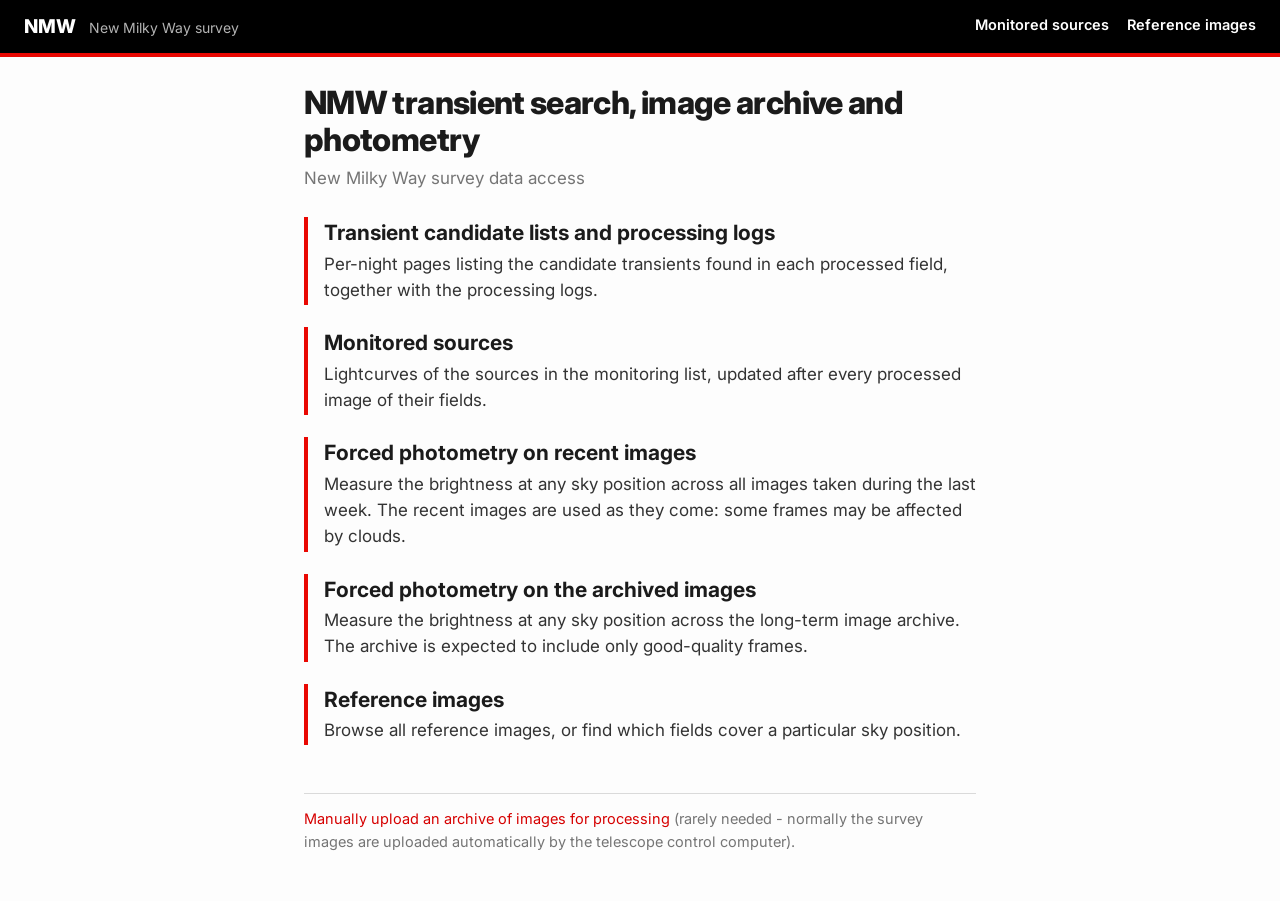
<file: move_to_htdocs/index.html>
<!DOCTYPE html>
<html>
<head>
<meta charset="utf-8">
<meta name="viewport" content="width=device-width, initial-scale=1">
<title>NMW transient search, image archive and photometry</title>
<link rel="stylesheet" type="text/css" href="unmw.css">
</head>
<body>

<header class="topbar">
<a class="brand" href="index.html"><span class="brand-name">NMW</span> <small>New Milky Way survey</small></a>
<nav><a href="uploads/monitoring/index.html">Monitored sources</a><a href="coord_search.html">Reference images</a></nav>
</header>

<main class="page">
<h1>NMW transient search, image archive and photometry</h1>
<p class="subtitle">New Milky Way survey data access</p>

<div class="entry">
<h2><a href="uploads/">Transient candidate lists and processing logs</a></h2>
<p>Per-night pages listing the candidate transients found in each
processed field, together with the processing logs.</p>
</div>

<div class="entry">
<h2><a href="uploads/monitoring/index.html">Monitored sources</a></h2>
<p>Lightcurves of the sources in the monitoring list, updated after every
processed image of their fields.</p>
</div>

<div class="entry">
<h2><a href="coord_forced_photometry.html">Forced photometry on recent
images</a></h2>
<p>Measure the brightness at any sky position across all images taken
during the last week. The recent images are used as they come: some
frames may be affected by clouds.</p>
</div>

<!-- ARCHIVE_PHOTOMETRY_SECTION_BEGIN
     generate_htdocs.sh removes everything between these two marker comments
     when IMAGE_ARCHIVE_DIR is not configured in local_config.sh -->
<div class="entry">
<h2><a href="archive_forced_photometry.html">Forced photometry on the
archived images</a></h2>
<p>Measure the brightness at any sky position across the long-term image
archive. The archive is expected to include only good-quality frames.</p>
</div>
<!-- ARCHIVE_PHOTOMETRY_SECTION_END -->

<div class="entry">
<h2><a href="coord_search.html">Reference images</a></h2>
<p>Browse all reference images, or find which fields cover a particular
sky position.</p>
</div>

<!-- MANUAL_UPLOAD_SECTION_BEGIN
     generate_htdocs.sh removes everything between these two marker comments
     unless SHOW_MANUAL_UPLOAD_LINK=yes is set in local_config.sh -->
<div class="footer">
<p><a href="upload.html">Manually upload an archive of images for
processing</a> (rarely needed - normally the survey images are uploaded
automatically by the telescope control computer).</p>
</div>
<!-- MANUAL_UPLOAD_SECTION_END -->
</main>

</body>
</html>
</file>
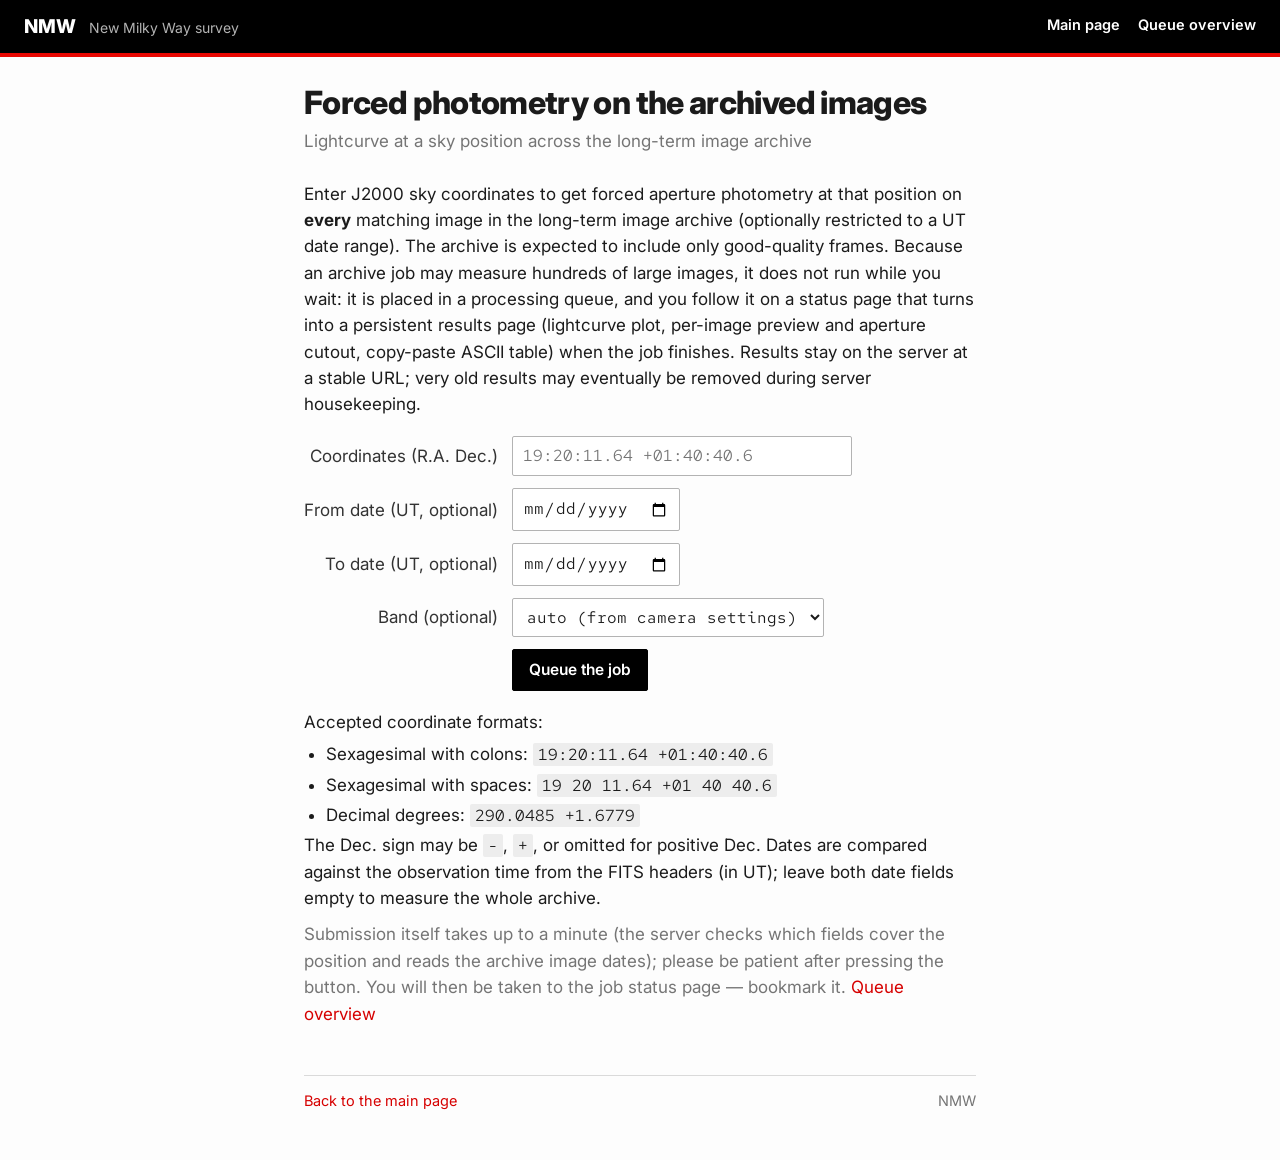
<file: move_to_htdocs/archive_forced_photometry.html>
<!DOCTYPE html>
<html>
<head>
<meta charset="utf-8">
<meta name="viewport" content="width=device-width, initial-scale=1">
<title>NMW forced photometry on the archived images</title>
<link rel="stylesheet" type="text/css" href="unmw.css">
</head>
<body>

<header class="topbar">
<a class="brand" href="index.html"><span class="brand-name">NMW</span> <small>New Milky Way survey</small></a>
<nav><a href="index.html">Main page</a><a href="../cgi-bin/unmw/archive_phot_status.py">Queue overview</a></nav>
</header>

<main class="page">
<h1>Forced photometry on the archived images</h1>
<p class="subtitle">Lightcurve at a sky position across the long-term image archive</p>

<form id="archive-phot-form" action="../cgi-bin/unmw/archive_forced_photometry.py" method="post">

<p>Enter J2000 sky coordinates to get forced aperture photometry at that
position on <b>every</b> matching image in the long-term image archive
(optionally restricted to a UT date range). The archive is expected to
include only good-quality frames. Because an archive job may
measure hundreds of large images, it does not run while you wait: it is
placed in a processing queue, and you follow it on a status page that
turns into a persistent results page (lightcurve plot, per-image preview
and aperture cutout, copy-paste ASCII table) when the job finishes.
Results stay on the server at a stable URL; very old results may
eventually be removed during server housekeeping.</p>

<div class="form-grid">
  <label for="coords">Coordinates (R.A. Dec.)</label>
  <div><input type="text" name="coords" id="coords" size="36" placeholder="19:20:11.64 +01:40:40.6"></div>
  <label for="date_from">From date (UT, optional)</label>
  <div><input type="date" name="date_from" id="date_from"></div>
  <label for="date_to">To date (UT, optional)</label>
  <div><input type="date" name="date_to" id="date_to"></div>
  <label for="band">Band (optional)</label>
  <div>
    <select name="band" id="band">
      <option value="" selected>auto (from camera settings)</option>
      <option value="B">B</option>
      <option value="V">V</option>
      <option value="R">R</option>
      <option value="Rc">Rc</option>
      <option value="I">I</option>
      <option value="Ic">Ic</option>
      <option value="r">r</option>
      <option value="i">i</option>
      <option value="g">g</option>
    </select>
  </div>
  <span></span>
  <div class="btn-row">
    <input type="submit" id="archive-phot-button" value="Queue the job">
    <span id="archive-phot-working" class="working">Submitting...</span>
  </div>
</div>

<div class="formats">
Accepted coordinate formats:
<ul>
<li>Sexagesimal with colons: <span class="code">19:20:11.64 +01:40:40.6</span></li>
<li>Sexagesimal with spaces: <span class="code">19 20 11.64 +01 40 40.6</span></li>
<li>Decimal degrees: <span class="code">290.0485 +1.6779</span></li>
</ul>
The Dec. sign may be <span class="code">-</span>, <span class="code">+</span>, or omitted for positive Dec.
Dates are compared against the observation time from the FITS headers (in UT);
leave both date fields empty to measure the whole archive.
</div>

<p class="secondary">
Submission itself takes up to a minute (the server checks which fields cover
the position and reads the archive image dates); please be patient after
pressing the button. You will then be taken to the job status page &mdash;
bookmark it. <a href="../cgi-bin/unmw/archive_phot_status.py">Queue overview</a>
</p>

</form>

<div class="footer">
<p><a href="index.html">Back to the main page</a></p>
<p><span class="brand-name">NMW</span></p>
</div>
</main>

<script type="text/javascript">
(function () {
  var form = document.getElementById('archive-phot-form');
  var button = document.getElementById('archive-phot-button');
  var working = document.getElementById('archive-phot-working');

  // Pre-fill form fields from URL query parameters. The "Re-run this
  // request" links on results pages point here with the original coords,
  // band, and date range in the query string, so the user lands on a
  // prefilled form and only has to press the button.
  var params = new URLSearchParams(window.location.search);
  ['coords', 'band', 'date_from', 'date_to'].forEach(function (name) {
    if (!params.has(name)) return;
    var el = form.elements[name];
    if (el) el.value = params.get(name);
  });

  function reset() {
    button.disabled = false;
    working.style.visibility = 'hidden';
  }

  form.addEventListener('submit', function () {
    // Disable the button on submit so impatient double-clicks do not
    // enqueue two identical jobs back to back (the server would dedup
    // them anyway, but no reason to make it).
    button.disabled = true;
    working.style.visibility = 'visible';
  });

  // pageshow fires on initial load AND on back/forward-cache restore, so the
  // button is re-enabled if the user returns via the back button.
  window.addEventListener('pageshow', reset);
})();
</script>

</body>
</html>
</file>
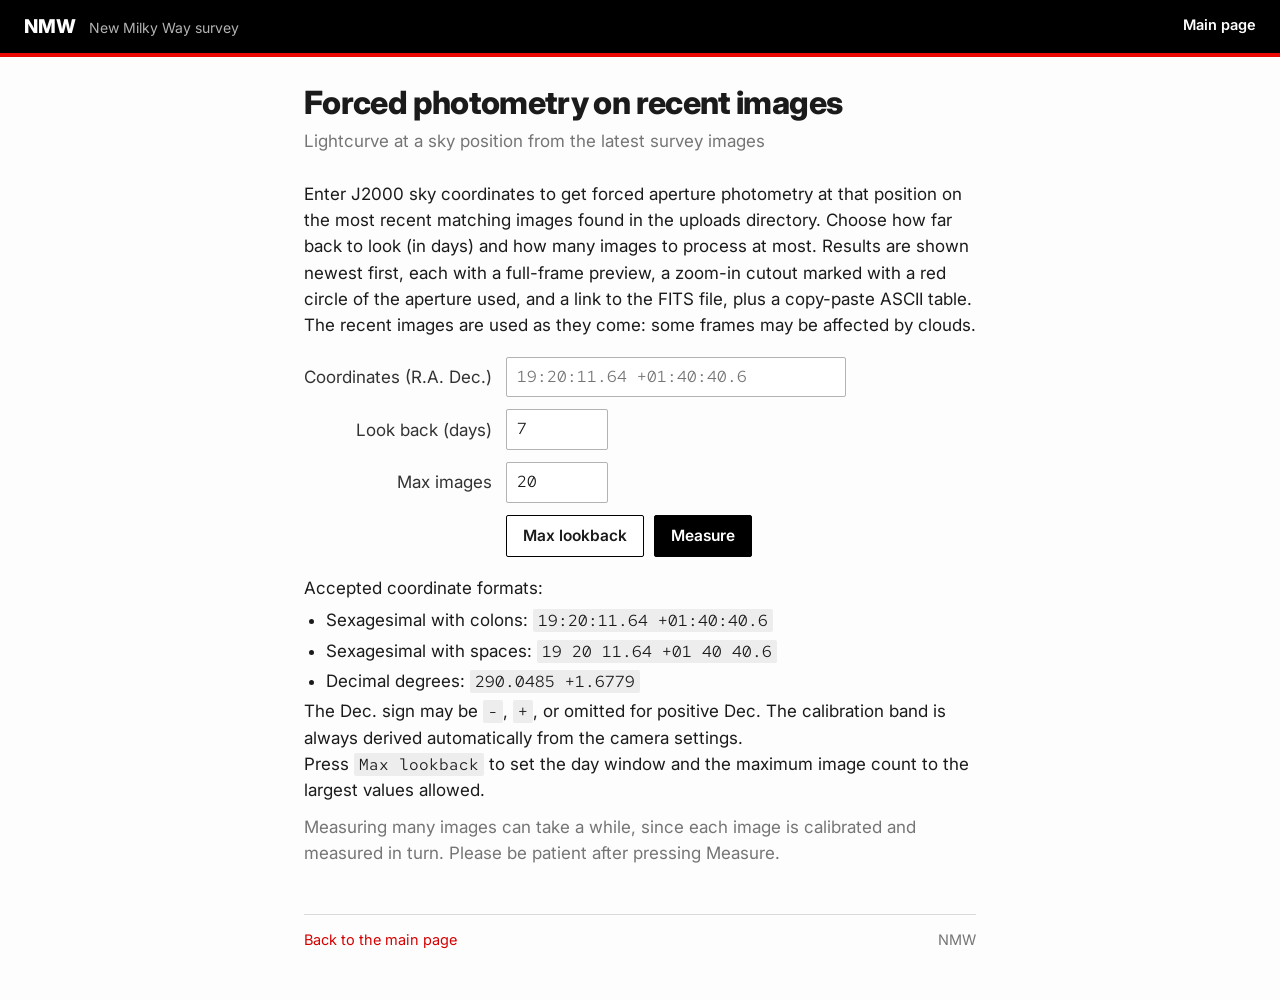
<file: move_to_htdocs/coord_forced_photometry.html>
<!DOCTYPE html>
<html>
<head>
<meta charset="utf-8">
<meta name="viewport" content="width=device-width, initial-scale=1">
<title>NMW forced photometry on recent images</title>
<link rel="stylesheet" type="text/css" href="unmw.css">
</head>
<body>

<header class="topbar">
<a class="brand" href="index.html"><span class="brand-name">NMW</span> <small>New Milky Way survey</small></a>
<nav><a href="index.html">Main page</a></nav>
</header>

<main class="page">
<h1>Forced photometry on recent images</h1>
<p class="subtitle">Lightcurve at a sky position from the latest survey images</p>

<form id="forced-phot-form" action="../cgi-bin/unmw/coord_forced_photometry.py" method="post">

<p>Enter J2000 sky coordinates to get forced aperture photometry at that
position on the most recent matching images found in the uploads directory.
Choose how far back to look (in days) and how many images to process at
most. Results are shown newest first, each with a full-frame preview, a
zoom-in cutout marked with a red circle of the aperture used, and a link
to the FITS file, plus a copy-paste ASCII table. The recent images are
used as they come: some frames may be affected by clouds.</p>

<div class="form-grid">
  <label for="coords">Coordinates (R.A. Dec.)</label>
  <div><input type="text" name="coords" id="coords" size="36" placeholder="19:20:11.64 +01:40:40.6"></div>
  <label for="window_days">Look back (days)</label>
  <div><input type="number" name="window_days" id="window_days" min="1" max="30" value="7" style="width: 5em;"></div>
  <label for="max_images">Max images</label>
  <div><input type="number" name="max_images" id="max_images" min="1" max="150" value="20" style="width: 5em;"></div>
  <!-- The calibration band is always auto-derived from the camera settings,
       so no band selector is shown. Omitting the 'band' field makes the
       server default to auto. -->
  <span></span>
  <div class="btn-row">
    <button type="button" class="secondary" id="max-lookback-button">Max lookback</button>
    <input type="submit" id="forced-phot-button" value="Measure">
    <span id="forced-phot-working" class="working">Working...</span>
  </div>
</div>

<div class="formats">
Accepted coordinate formats:
<ul>
<li>Sexagesimal with colons: <span class="code">19:20:11.64 +01:40:40.6</span></li>
<li>Sexagesimal with spaces: <span class="code">19 20 11.64 +01 40 40.6</span></li>
<li>Decimal degrees: <span class="code">290.0485 +1.6779</span></li>
</ul>
The Dec. sign may be <span class="code">-</span>, <span class="code">+</span>, or omitted for positive Dec.
The calibration band is always derived automatically from the camera settings.
<br>Press <span class="code">Max lookback</span> to set the day window and the maximum
image count to the largest values allowed.
</div>

<p class="secondary">
Measuring many images can take a while, since each image is calibrated and
measured in turn. Please be patient after pressing Measure.
</p>

</form>

<div class="footer">
<p><a href="index.html">Back to the main page</a></p>
<p><span class="brand-name">NMW</span></p>
</div>
</main>

<script type="text/javascript">
(function () {
  var form = document.getElementById('forced-phot-form');
  var button = document.getElementById('forced-phot-button');
  var working = document.getElementById('forced-phot-working');
  var maxButton = document.getElementById('max-lookback-button');

  // Pre-fill form fields from URL query parameters. The "Search again" link
  // on the forced-photometry result page appends the request's coords,
  // window_days, and max_images so the user lands here with the same values
  // pre-filled and can tweak only what they want to change. The band is
  // always auto-derived, so it is not part of the form.
  var params = new URLSearchParams(window.location.search);
  ['coords', 'window_days', 'max_images'].forEach(function (name) {
    if (!params.has(name)) return;
    var el = form.elements[name];
    if (el) el.value = params.get(name);
  });

  // "Max lookback" sets the day window and image count to the largest values
  // allowed. The caps live in the inputs' max attributes (which mirror
  // MAX_WINDOW_DAYS / MAX_MAX_IMAGES in coord_forced_photometry.py), so read
  // them from there to stay in sync with the server-side limits.
  if (maxButton) {
    maxButton.addEventListener('click', function () {
      var wd = form.elements['window_days'];
      var mi = form.elements['max_images'];
      if (wd && wd.max) wd.value = wd.max;
      if (mi && mi.max) mi.value = mi.max;
    });
  }

  function reset() {
    button.disabled = false;
    working.style.visibility = 'hidden';
  }

  form.addEventListener('submit', function () {
    // Disable the button on submit so impatient double-clicks do not trigger
    // a second (expensive) request.
    button.disabled = true;
    working.style.visibility = 'visible';
  });

  // pageshow fires on initial load AND on back/forward-cache restore, so the
  // button is re-enabled if the user returns via the back button.
  window.addEventListener('pageshow', reset);
})();
</script>

</body>
</html>
</file>
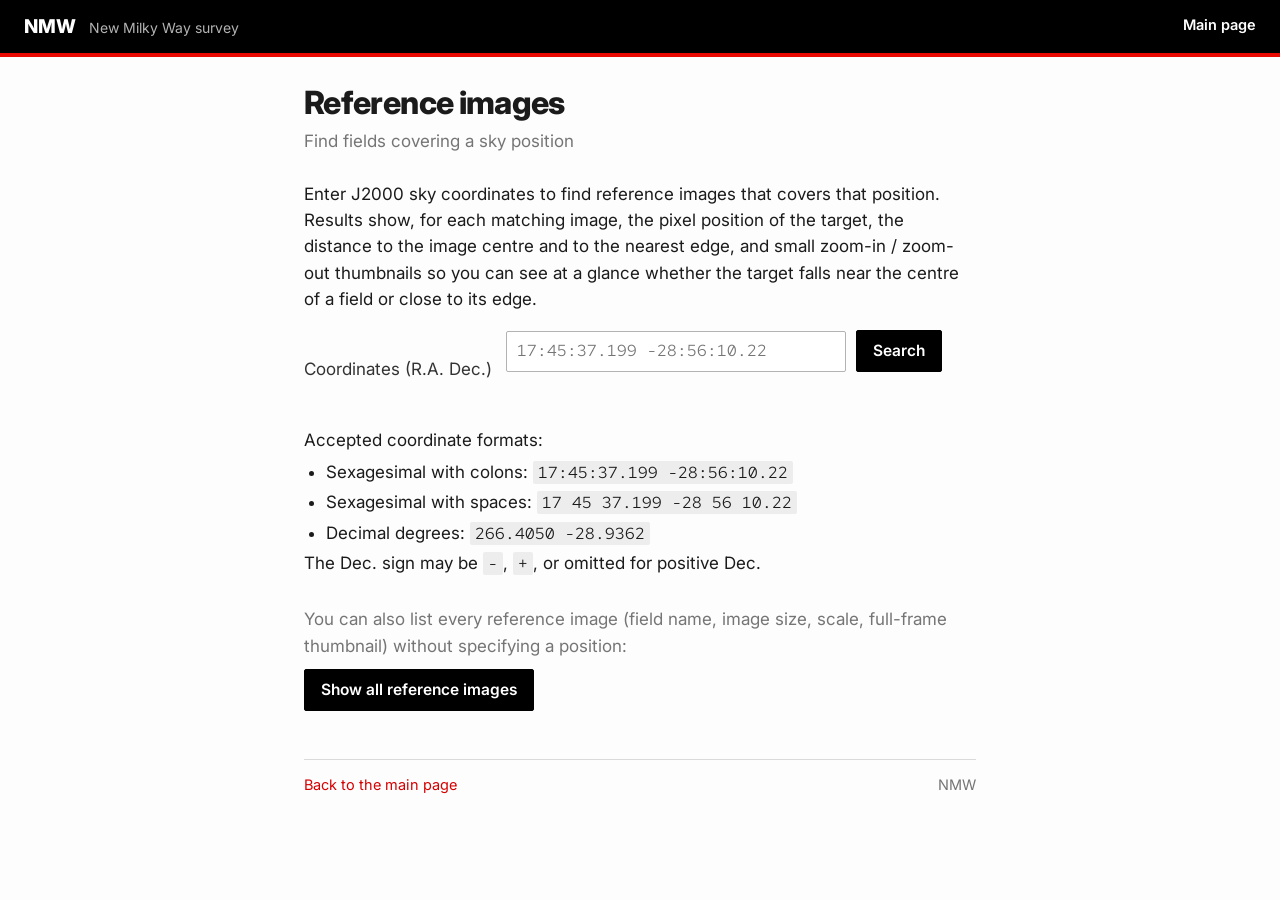
<file: move_to_htdocs/coord_search.html>
<!DOCTYPE html>
<html>
<head>
<meta charset="utf-8">
<meta name="viewport" content="width=device-width, initial-scale=1">
<title>NMW reference images</title>
<link rel="stylesheet" type="text/css" href="unmw.css">
</head>
<body>

<header class="topbar">
<a class="brand" href="index.html"><span class="brand-name">NMW</span> <small>New Milky Way survey</small></a>
<nav><a href="index.html">Main page</a></nav>
</header>

<main class="page">
<h1>Reference images</h1>
<p class="subtitle">Find fields covering a sky position</p>

<form id="coord-search-form" action="../cgi-bin/unmw/coord_search.py" method="post">
<input type="hidden" name="action" id="coord-action" value="search">

<!-- Primary action: coordinate search -->
<p>Enter J2000 sky coordinates to find reference images that covers
that position. Results show, for each matching image, the pixel position
of the target, the distance to the image centre and to the nearest edge,
and small zoom-in / zoom-out thumbnails so you can see at a glance
whether the target falls near the centre of a field or close to its
edge.</p>

<div class="form-grid">
  <label for="coords">Coordinates (R.A. Dec.)</label>
  <div class="btn-row">
    <input type="text" name="coords" id="coords" size="36" placeholder="17:45:37.199 -28:56:10.22">
    <input type="submit" id="coord-search-button" value="Search">
    <span id="coord-working-search" class="working">Working...</span>
  </div>
</div>

<div class="formats">
Accepted coordinate formats:
<ul>
<li>Sexagesimal with colons: <span class="code">17:45:37.199 -28:56:10.22</span></li>
<li>Sexagesimal with spaces: <span class="code">17 45 37.199 -28 56 10.22</span></li>
<li>Decimal degrees: <span class="code">266.4050 -28.9362</span></li>
</ul>
The Dec. sign may be <span class="code">-</span>, <span class="code">+</span>, or omitted for positive Dec.
</div>

<!-- Secondary action: browse all reference images -->
<p class="secondary" style="margin-top: 30px;">
You can also list every reference image (field name, image size,
scale, full-frame thumbnail) without specifying a position:
</p>
<p class="btn-row">
<input type="submit" class="secondary" id="coord-list-all-button" value="Show all reference images">
<span id="coord-working-listall" class="working">Working...</span>
</p>

</form>

<div class="footer">
<p><a href="index.html">Back to the main page</a></p>
<p><span class="brand-name">NMW</span></p>
</div>
</main>

<script type="text/javascript">
(function () {
  var form = document.getElementById('coord-search-form');
  var actionField = document.getElementById('coord-action');
  var searchButton = document.getElementById('coord-search-button');
  var listAllButton = document.getElementById('coord-list-all-button');
  var buttons = [searchButton, listAllButton];
  var workingSpans = [
    document.getElementById('coord-working-search'),
    document.getElementById('coord-working-listall')
  ];

  // Capture which button was clicked into the hidden input. Using a hidden
  // field instead of submit-button name/value avoids browser quirks where
  // disabling buttons during the submit event can drop the clicked button
  // from the form data.
  searchButton.addEventListener('click', function () {
    actionField.value = 'search';
  });
  listAllButton.addEventListener('click', function () {
    actionField.value = 'list_all';
  });

  function reset() {
    for (var i = 0; i < buttons.length; i++) buttons[i].disabled = false;
    for (var j = 0; j < workingSpans.length; j++) {
      workingSpans[j].style.visibility = 'hidden';
    }
  }

  form.addEventListener('submit', function () {
    // Disable both buttons on submit so impatient double-clicks do not
    // trigger a second request. Show the Working... text next to whichever
    // button corresponds to the chosen action.
    for (var i = 0; i < buttons.length; i++) buttons[i].disabled = true;
    var which = actionField.value === 'list_all' ? 1 : 0;
    workingSpans[which].style.visibility = 'visible';
  });

  // pageshow fires on every initial load AND when the page is restored from
  // the back/forward cache, so the buttons are re-enabled and the status
  // text is hidden if the user comes back via the back button.
  window.addEventListener('pageshow', reset);
})();
</script>

</body>
</html>
</file>
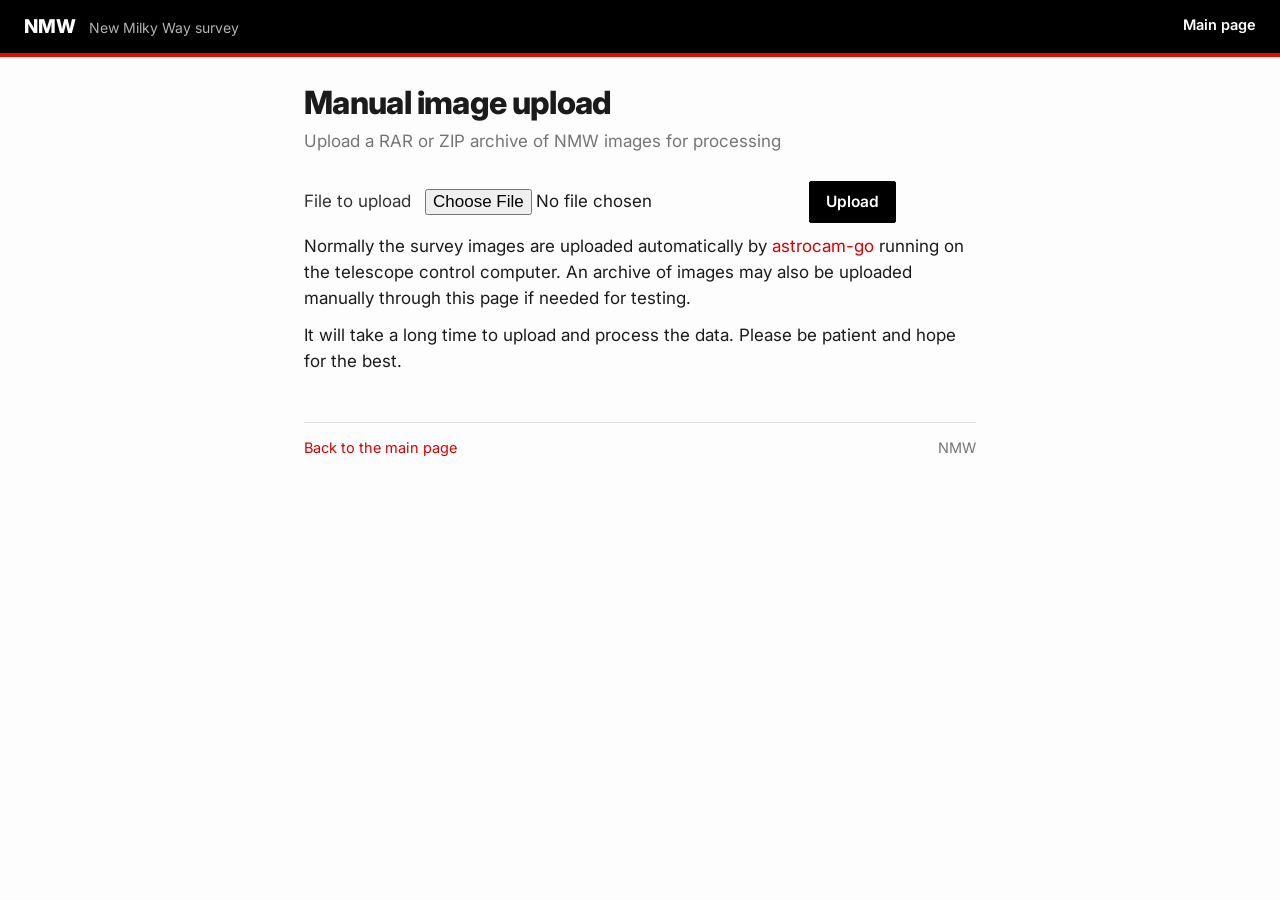
<file: move_to_htdocs/upload.html>
<!DOCTYPE html>
<html>
<head>
<meta charset="utf-8">
<meta name="viewport" content="width=device-width, initial-scale=1">
<title>NMW manual image upload</title>
<link rel="stylesheet" type="text/css" href="unmw.css">
</head>
<body>

<header class="topbar">
<a class="brand" href="index.html"><span class="brand-name">NMW</span> <small>New Milky Way survey</small></a>
<nav><a href="index.html">Main page</a></nav>
</header>

<main class="page">
<h1>Manual image upload</h1>
<p class="subtitle">Upload a RAR or ZIP archive of NMW images for processing</p>

<!-- Upload form -->
<form enctype="multipart/form-data" action="../cgi-bin/unmw/upload.py" method="post">
<div class="form-grid">
  <label for="file">File to upload</label>
  <div class="btn-row">
    <input type="file" name="file" id="file" size=32>
    <input type="submit" value="Upload">
  </div>
</div>
</form>

<p>Normally the survey images are uploaded automatically by
<a href="https://github.com/kirxkirx/astrocam-go">astrocam-go</a>
running on the telescope control computer. An archive of images may also
be uploaded manually through this page if needed for testing.</p>

<p>It will take a long time to upload and process the data. Please be
patient and hope for the best.</p>

<div class="footer">
<p><a href="index.html">Back to the main page</a></p>
<p><span class="brand-name">NMW</span></p>
</div>
</main>

</body>
</html>
</file>
<file: move_to_htdocs/unmw.css>
/* Shared style for every NMW web page: the static pages in this directory
   link to this file, and the Python-generated pages (CGI results and the
   monitoring pages) embed its text inline (nmw_coord_lib._PAGE_CSS reads
   this file), so edit the look in this one place.

   Texas Tech University web palette: scarlet #E90802 for accents (#D60000
   for link text, which has better contrast on white), black, white, light
   gray #EDEDED, dark gray #333333, medium gray #757575. Fonts follow the
   TTU web template's own stack: Neue Plak -> Inter -> Tahoma for display,
   Inter for body and UI, Red Hat Mono for monospace; Inter and Red Hat
   Mono come from Google Fonts and fall back to system faces when the
   visitor's browser cannot reach fonts.googleapis.com. Every face in every
   stack has lining figures (digits of equal height); coordinates, dates
   and tables additionally use tabular figures so columns line up. */
@import url("https://fonts.googleapis.com/css2?family=Inter:wght@400;600;700;800&family=Red+Hat+Mono:wght@400;500&display=swap");

:root {
  --scarlet: #e90802; --scarlet-dark: #d60000; --ink: #1b1b1b; --ink-2: #333333;
  --muted: #757575; --rule: #dadada; --panel: #ededed; --panel-2: #f6f6f6; --paper: #fdfdfd;
  --sans: Inter, "Helvetica Neue", Helvetica, Arial, Tahoma, sans-serif;
  --mono: "Red Hat Mono", Menlo, Consolas, "Liberation Mono", "DejaVu Sans Mono", monospace;
}
html { background: var(--paper); }
body { margin: 0; background: var(--paper); color: var(--ink); font-family: var(--sans);
  font-size: 17px; line-height: 1.55; font-variant-numeric: lining-nums; }

/* black band with the scarlet rule, as in the TTU global template */
.topbar { display: flex; align-items: center; justify-content: space-between; gap: 16px; flex-wrap: wrap;
  padding: 12px 24px; background: #000; color: #fff; border-bottom: 4px solid var(--scarlet); }
.topbar .brand { font-weight: 800; font-size: 19px; letter-spacing: -0.01em; color: #fff; text-decoration: none; }
.topbar .brand small { font-weight: 400; color: #b3b3b3; margin-left: 10px; font-size: 14px; letter-spacing: 0; }
.topbar nav { display: flex; gap: 18px; flex-wrap: wrap; font-size: 14.5px; font-weight: 600; }
.topbar nav a { color: #fff; text-decoration: none; border-bottom: 2px solid transparent; }
.topbar nav a:hover { color: #fff; border-bottom-color: var(--scarlet); text-decoration: none; }

/* page body: narrow measure for text and form pages, wide for data pages */
.page { max-width: 720px; margin: 0 auto; padding: 28px 24px 48px; box-sizing: border-box; }
.page.wide { max-width: 1180px; }
@media (max-width: 480px) { .page { padding: 20px 16px 40px; } .topbar { padding: 10px 16px; } }

h1 { font-size: 32px; font-weight: 800; letter-spacing: -0.02em; line-height: 1.15; margin: 0 0 6px; }
.subtitle { color: var(--muted); font-size: 17px; margin: 0 0 26px; }
h3 { font-size: 19px; font-weight: 700; margin: 30px 0 10px; padding-bottom: 5px;
  border-bottom: 2px solid var(--scarlet); display: inline-block; }
p { margin: 10px 0 0; }
a:link, a:visited { color: var(--scarlet-dark); text-decoration: none; }
a:hover, a:active { color: #000; text-decoration: underline; text-decoration-color: var(--scarlet); }
:focus-visible { outline: 2px solid var(--scarlet); outline-offset: 2px; }

/* main page entries */
.entry { border-left: 4px solid var(--scarlet); padding: 2px 0 2px 16px; margin: 22px 0; }
.entry h2 { font-size: 21px; font-weight: 700; margin: 0 0 4px; line-height: 1.3; }
.entry h2 a { color: var(--ink); }
.entry h2 a:hover { color: var(--scarlet-dark); }
.entry p { margin: 0; color: var(--ink-2); }

/* inline code, coordinates, preformatted tables */
.code { font-family: var(--mono); font-size: 0.92em; background: var(--panel); padding: 1px 5px;
  border-radius: 2px; font-variant-numeric: lining-nums tabular-nums; }
pre { font-family: var(--mono); font-size: 14.5px; line-height: 1.5; background: var(--panel-2);
  border: 1px solid var(--rule); padding: 12px 14px; overflow-x: auto; margin: 8px 0 0;
  font-variant-numeric: lining-nums tabular-nums; }

/* data tables (class "data" on the monitoring pages, "main" on the CGI result pages) */
.table-wrap { overflow-x: auto; margin-top: 12px; }
table.data, table.main { border-collapse: collapse; width: 100%; font-size: 15.5px; }
table.data th, table.main th { text-align: left; background: #000; color: #fff; font-weight: 600;
  padding: 8px 10px; border-bottom: 3px solid var(--scarlet); white-space: nowrap; vertical-align: bottom; }
table.data td, table.main td { padding: 7px 10px; border-bottom: 1px solid var(--rule); vertical-align: top;
  text-align: left; }
table.data tr:hover td, table.main tr:hover td { background: var(--panel-2); }
table.data td a, table.main td a { color: var(--ink); text-decoration: underline;
  text-decoration-color: var(--scarlet); text-underline-offset: 3px; }
table.data td a:hover, table.main td a:hover { color: var(--scarlet-dark); }
table.data .mono, table.main .mono { font-family: var(--mono); font-size: 14.5px; white-space: nowrap;
  font-variant-numeric: lining-nums tabular-nums; }
table.data .num, table.main .num { text-align: right; font-variant-numeric: lining-nums tabular-nums; }
tr.skipped td { color: var(--muted); font-size: 90%; background: var(--panel-2); }

/* key/value block on the source pages */
dl.meta { display: grid; grid-template-columns: max-content 1fr; gap: 4px 18px; margin: 14px 0 0; font-size: 16px; }
dl.meta dt { color: var(--muted); font-size: 12.5px; letter-spacing: 0.07em; text-transform: uppercase; padding-top: 3px; }
dl.meta dd { margin: 0; }
@media (max-width: 480px) { dl.meta { grid-template-columns: 1fr; gap: 0; } dl.meta dd { margin-bottom: 8px; } }

.notice { background: var(--panel-2); border-left: 4px solid #000; padding: 12px 16px; margin: 24px 0 0; }
.notice p, .notice ul { margin: 8px 0 0; }
.secondary { color: var(--muted); }
.plot { margin: 8px 0 0; }
.plot img { max-width: 100%; height: auto; display: block; border: 1px solid var(--rule); }
ul li { margin: 4px 0; }

/* forms */
.form-grid { display: grid; grid-template-columns: max-content 1fr; gap: 12px 14px; align-items: center; margin: 18px 0 0; }
.form-grid label { text-align: right; color: var(--ink-2); }
@media (max-width: 480px) { .form-grid { grid-template-columns: 1fr; gap: 6px; } .form-grid label { text-align: left; } }
input[type=text], input[type=number], input[type=date], select { font: inherit; font-size: 16px; padding: 7px 10px;
  border: 1px solid #b3b3b3; border-radius: 2px; background: #fff; color: var(--ink); font-family: var(--mono);
  font-variant-numeric: lining-nums tabular-nums; }
input[type=text] { width: 100%; max-width: 34ch; box-sizing: border-box; }
input[type=file] { font: inherit; }
.btn, input[type=submit], button { font: inherit; font-size: 15.5px; font-weight: 600; padding: 8px 16px;
  border: 1px solid #000; border-radius: 2px; background: #000; color: #fff; cursor: pointer; }
.btn:hover, input[type=submit]:hover, button:hover { background: var(--scarlet); border-color: var(--scarlet); }
.btn.secondary, button.secondary { background: #fff; color: var(--ink); }
.btn.secondary:hover, button.secondary:hover { background: var(--panel); color: var(--ink); border-color: #000; }
input[type=submit]:disabled, button:disabled { background: var(--muted); border-color: var(--muted); cursor: default; }
.btn-row { display: flex; gap: 10px; flex-wrap: wrap; align-items: center; }
.working { color: var(--muted); visibility: hidden; }
.formats { margin-top: 18px; }
.formats ul { margin: 6px 0 0; padding-left: 22px; }

.footer { margin-top: 48px; padding-top: 14px; border-top: 1px solid var(--rule); color: var(--muted);
  font-size: 14.5px; display: flex; justify-content: space-between; flex-wrap: wrap; gap: 8px 16px; }
.footer p { margin: 0; }
</file>
